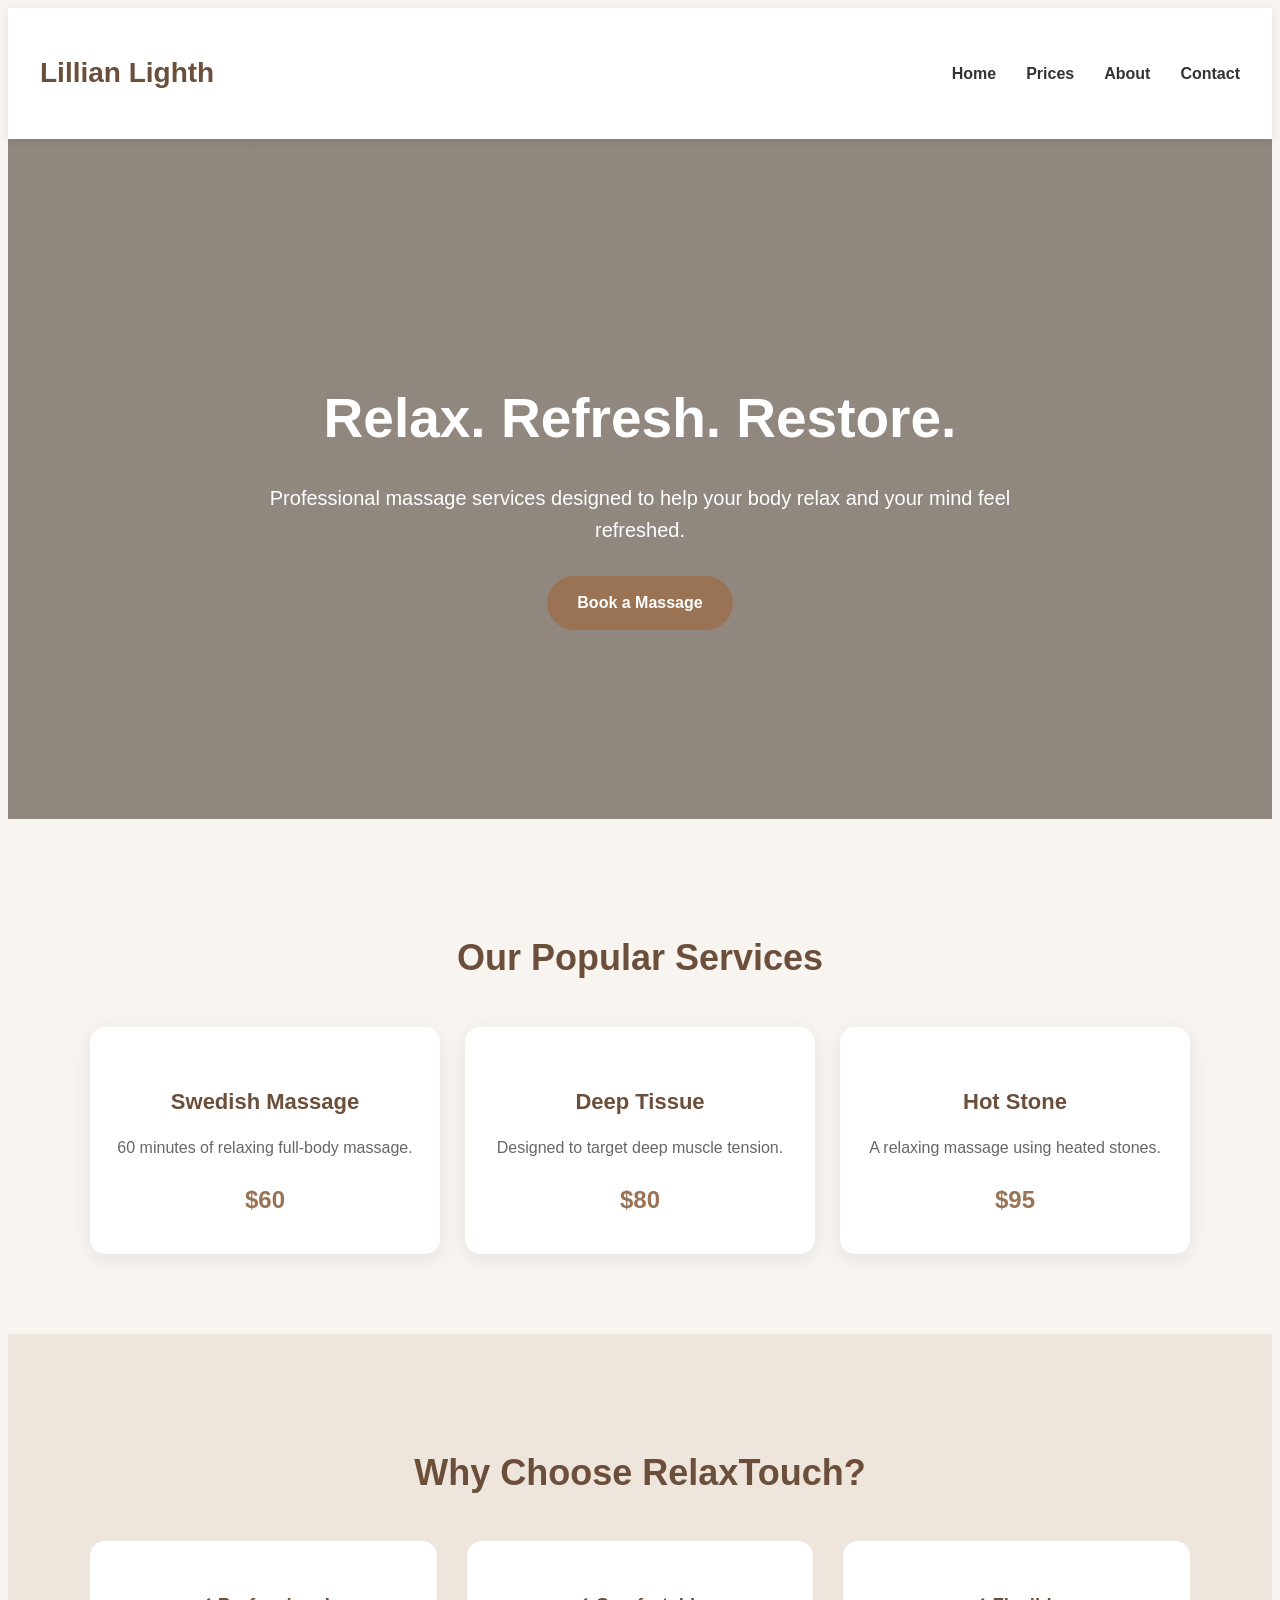
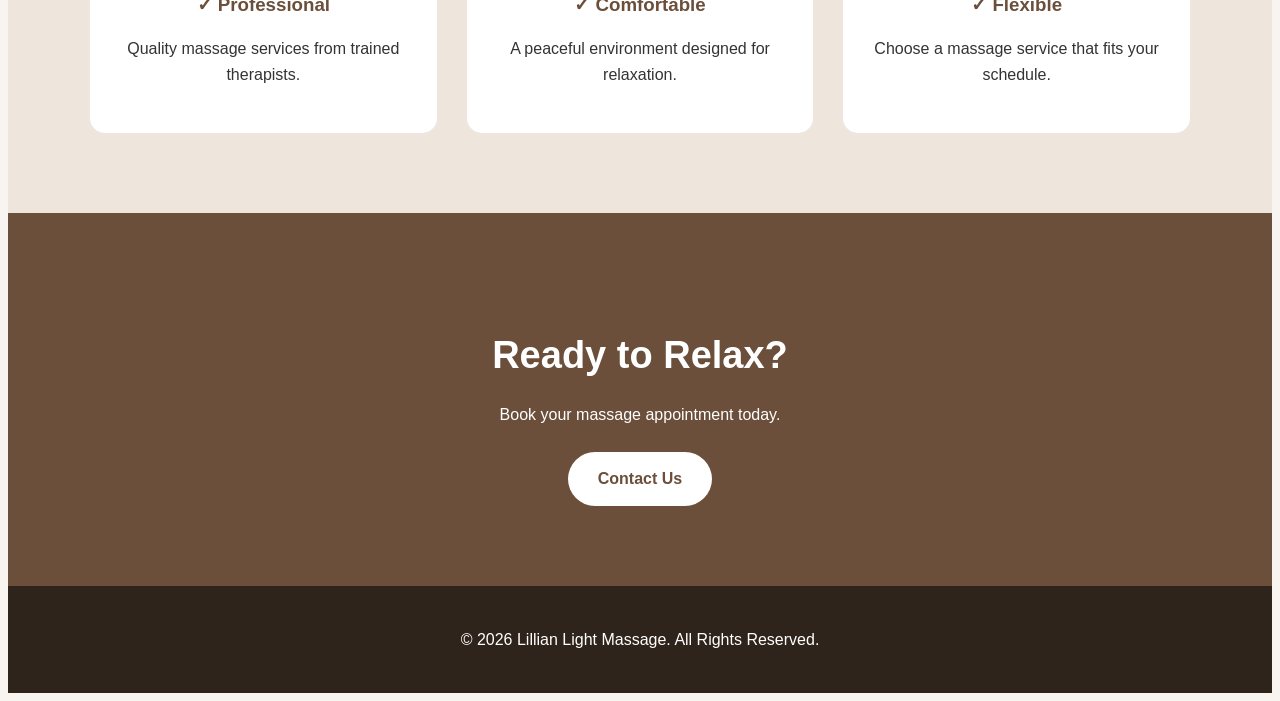
<file: index.html>
<!DOCTYPE html>
<html lang="en">
<head>
    <meta charset="UTF-8">
    <meta name="viewport" content="width=device-width, initial-scale=1.0">
    <title>RelaxTouch Massage</title>
    <link rel="stylesheet" href="style.css">
</head>

<body>

    <!-- Navigation -->
    <header>
        <nav class="navbar">
            <h1 class="logo"> Lillian Lighth</h1>

            <ul class="nav-links">
                <li><a href="index.html">Home</a></li>
                <li><a href="prices.html">Prices</a></li>
                <li><a href="about.html">About</a></li>
                <li><a href="contact.html">Contact</a></li>
            </ul>
        </nav>
    </header>

    <!-- Hero Section -->
    <section class="hero">
        <div class="hero-content">
            <h2>Relax. Refresh. Restore.</h2>

            <p>
                Professional massage services designed to help
                your body relax and your mind feel refreshed.
            </p>

            <a href="contact.html" class="btn">Book a Massage</a>
        </div>
    </section>

    <!-- Services -->
    <section class="services">
        <h2>Our Popular Services</h2>

        <div class="service-container">

            <div class="service-card">
                <h3>Swedish Massage</h3>
                <p>60 minutes of relaxing full-body massage.</p>
                <strong>$60</strong>
            </div>

            <div class="service-card">
                <h3>Deep Tissue</h3>
                <p>Designed to target deep muscle tension.</p>
                <strong>$80</strong>
            </div>

            <div class="service-card">
                <h3>Hot Stone</h3>
                <p>A relaxing massage using heated stones.</p>
                <strong>$95</strong>
            </div>

        </div>
    </section>

    <!-- Why Choose Us -->
    <section class="why-us">
        <h2>Why Choose RelaxTouch?</h2>

        <div class="features">
            <div>
                <h3>✓ Professional</h3>
                <p>Quality massage services from trained therapists.</p>
            </div>

            <div>
                <h3>✓ Comfortable</h3>
                <p>A peaceful environment designed for relaxation.</p>
            </div>

            <div>
                <h3>✓ Flexible</h3>
                <p>Choose a massage service that fits your schedule.</p>
            </div>
        </div>
    </section>

    <!-- Call to Action -->
    <section class="cta">
        <h2>Ready to Relax?</h2>
        <p>Book your massage appointment today.</p>
        <a href="contact.html" class="btn">Contact Us</a>
    </section>

    <!-- Footer -->
    <footer>
        <p>© 2026  Lillian Light Massage. All Rights Reserved.</p>
    </footer>

</body>
</html>
</file>
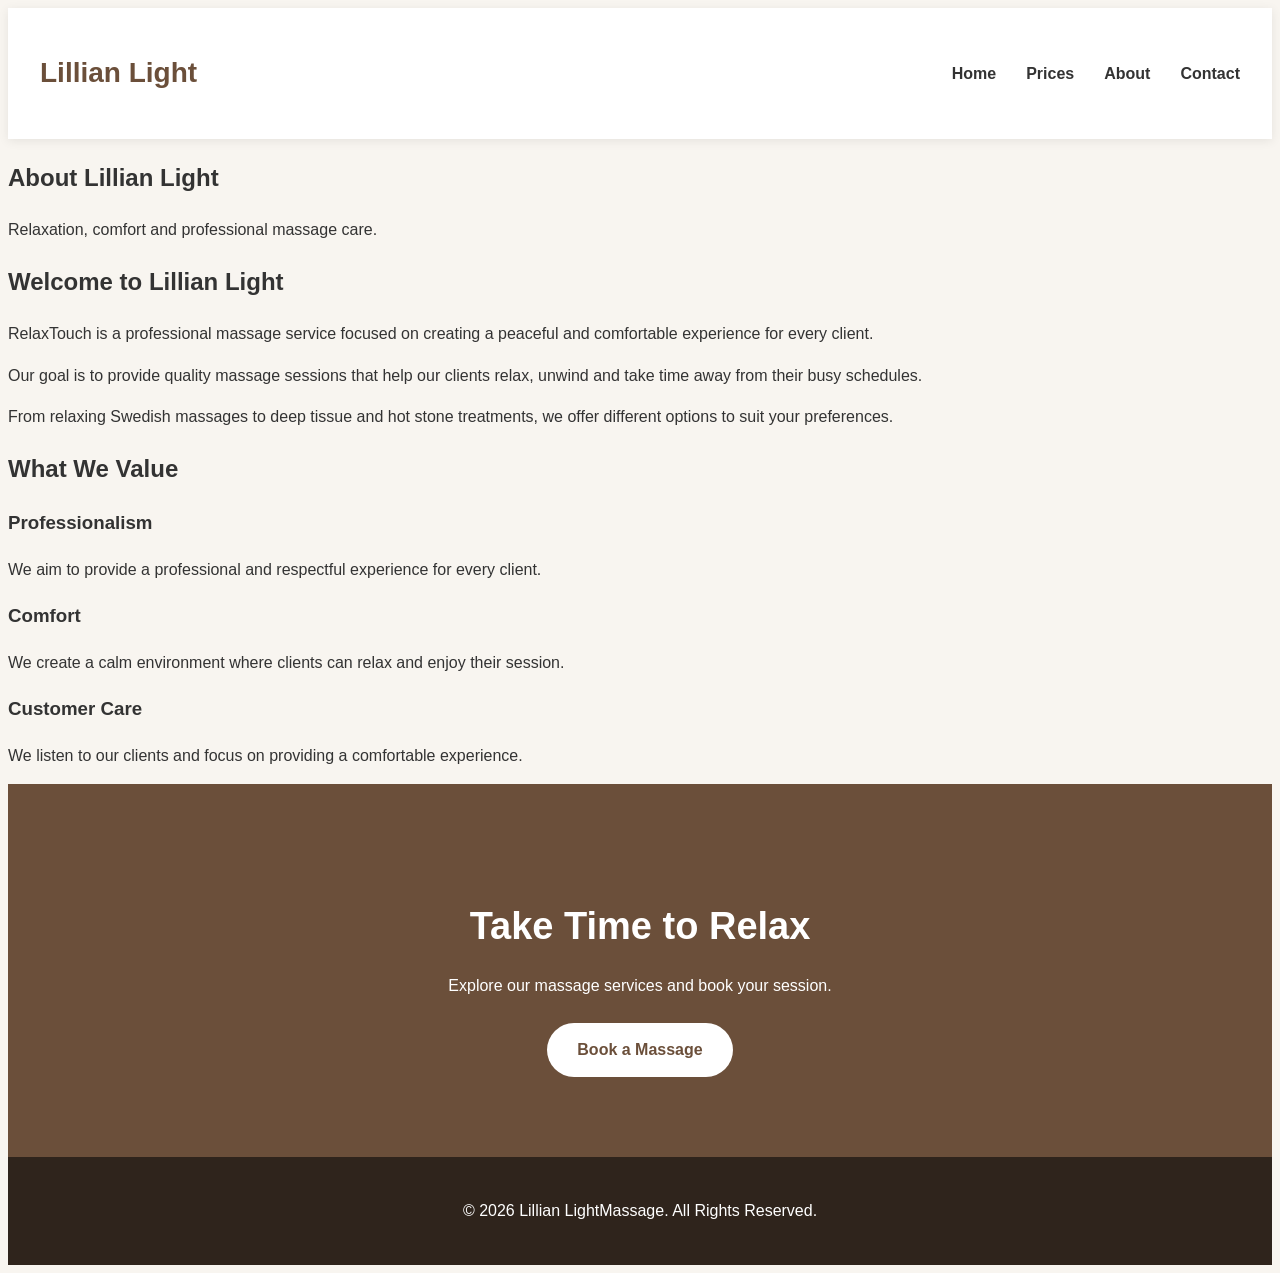
<file: about.html>
<!DOCTYPE html>
<html lang="en">
<head>
    <meta charset="UTF-8">
    <meta name="viewport" content="width=device-width, initial-scale=1.0">

    <title>About Us |Lillian Light </title>

    <link rel="stylesheet" href="style.css">
</head>

<body>

    <!-- Navigation -->
    <header>
        <nav class="navbar">

            <h1 class="logo">Lillian Light</h1>

            <ul class="nav-links">
                <li><a href="index.html">Home</a></li>
                <li><a href="prices.html">Prices</a></li>
                <li><a href="about.html">About</a></li>
                <li><a href="contact.html">Contact</a></li>
            </ul>

        </nav>
    </header>


    <!-- Page Header -->
    <section class="page-header">
        <h2>About  Lillian Light</h2>

        <p>
            Relaxation, comfort and professional massage care.
        </p>
    </section>


    <!-- About Section -->
    <section class="about-section">

        <div class="about-content">

            <div class="about-text">

                <h2>Welcome to  Lillian Light</h2>

                <p>
                    RelaxTouch is a professional massage service
                    focused on creating a peaceful and comfortable
                    experience for every client.
                </p>

                <p>
                    Our goal is to provide quality massage sessions
                    that help our clients relax, unwind and take
                    time away from their busy schedules.
                </p>

                <p>
                    From relaxing Swedish massages to deep tissue
                    and hot stone treatments, we offer different
                    options to suit your preferences.
                </p>

            </div>

        </div>

    </section>


    <!-- Our Values -->
    <section class="values">

        <h2>What We Value</h2>

        <div class="value-container">

            <div class="value-card">
                <h3>Professionalism</h3>

                <p>
                    We aim to provide a professional and respectful
                    experience for every client.
                </p>
            </div>


            <div class="value-card">
                <h3>Comfort</h3>

                <p>
                    We create a calm environment where clients
                    can relax and enjoy their session.
                </p>
            </div>


            <div class="value-card">
                <h3>Customer Care</h3>

                <p>
                    We listen to our clients and focus on providing
                    a comfortable experience.
                </p>
            </div>

        </div>

    </section>


    <!-- CTA -->
    <section class="cta">

        <h2>Take Time to Relax</h2>

        <p>
            Explore our massage services and book your session.
        </p>

        <a href="contact.html" class="btn">
            Book a Massage
        </a>

    </section>


    <!-- Footer -->
    <footer>
        <p>
            © 2026  Lillian LightMassage. All Rights Reserved.
        </p>
    </footer>

</body>
</html>
</file>
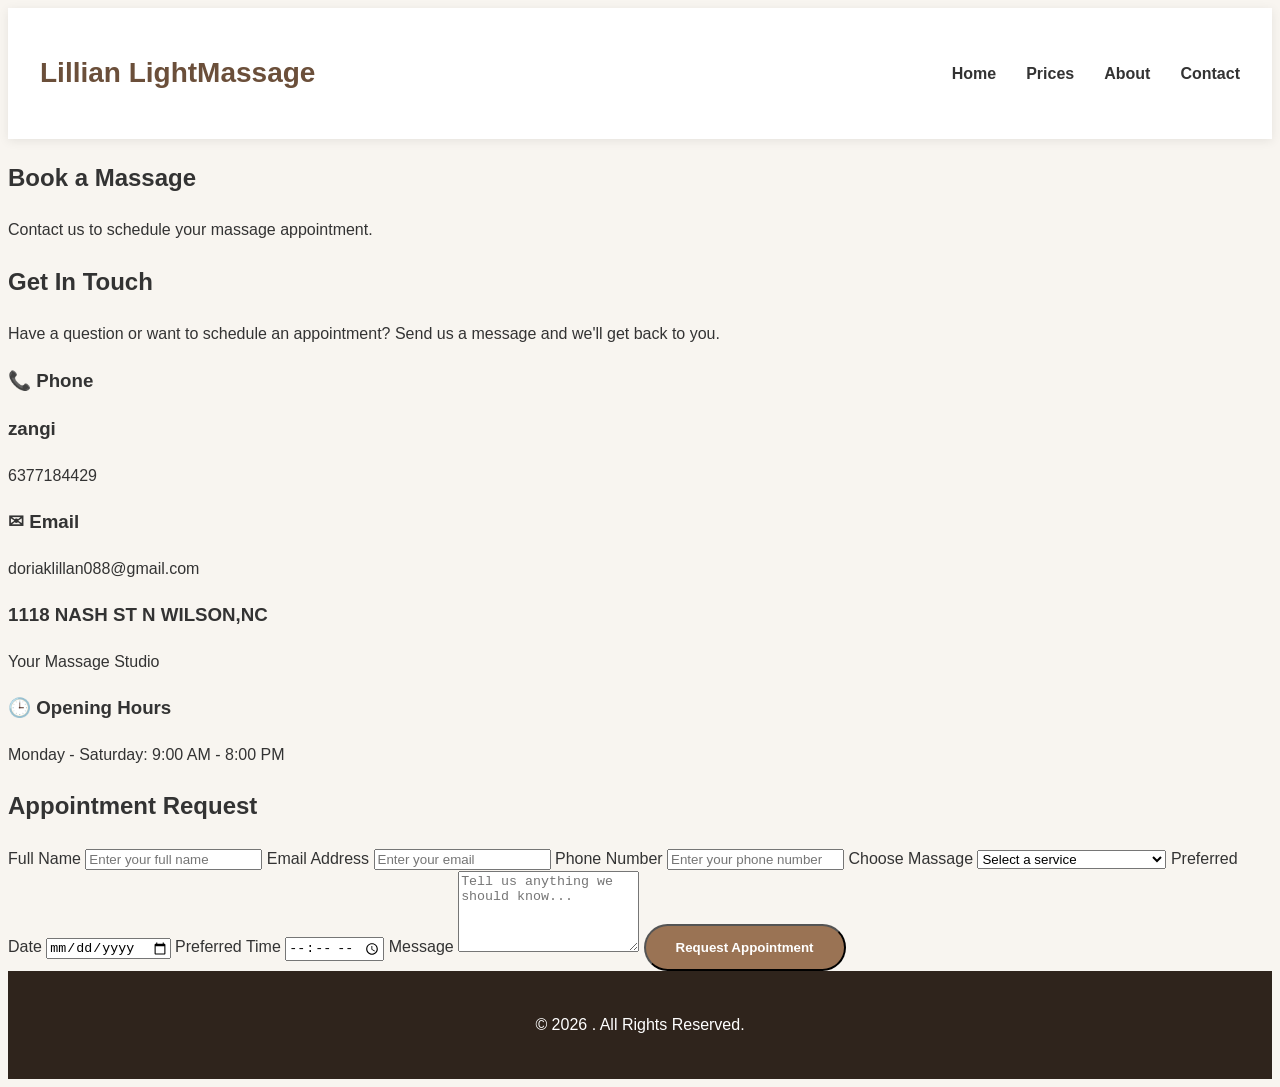
<file: contact.html>
<!DOCTYPE html>
<html lang="en">
<head>
    <meta charset="UTF-8">
    <meta name="viewport" content="width=device-width, initial-scale=1.0">

    <title>Contact |   Lillian LightMassage Massage</title>

    <link rel="stylesheet" href="style.css">
</head>

<body>

    <!-- Navigation -->
    <header>
        <nav class="navbar">

            <h1 class="logo">  Lillian LightMassage</h1>

            <ul class="nav-links">
                <li><a href="index.html">Home</a></li>
                <li><a href="prices.html">Prices</a></li>
                <li><a href="about.html">About</a></li>
                <li><a href="contact.html">Contact</a></li>
            </ul>

        </nav>
    </header>


    <!-- Page Header -->
    <section class="page-header">

        <h2>Book a Massage</h2>

        <p>
            Contact us to schedule your massage appointment.
        </p>

    </section>


    <!-- Contact Area -->
    <section class="contact-section">

        <!-- Contact Information -->
        <div class="contact-info">

            <h2>Get In Touch</h2>

            <p>
                Have a question or want to schedule an appointment?
                Send us a message and we'll get back to you.
            </p>

            <div class="contact-item">
                <h3>📞 Phone</h3>
                <h3> zangi</h3>
                <p>6377184429</p>
                
            </div>

            <div class="contact-item">
                <h3>✉ Email</h3>
                <p>doriaklillan088@gmail.com</p>
            </div>

            <div class="contact-item">
                <h3> 1118 NASH ST N WILSON,NC</h3>
                <p>Your Massage Studio</p>
            </div>

            <div class="contact-item">
                <h3>🕒 Opening Hours</h3>
                <p>Monday - Saturday: 9:00 AM - 8:00 PM</p>
            </div>

        </div>


        <!-- Booking Form -->
        <div class="contact-form">

            <h2>Appointment Request</h2>

            <form action="#" method="post">

                <label for="name">Full Name</label>

                <input
                    type="text"
                    id="name"
                    name="name"
                    placeholder="Enter your full name"
                    required
                >


                <label for="email">Email Address</label>

                <input
                    type="email"
                    id="email"
                    name="email"
                    placeholder="Enter your email"
                    required
                >


                <label for="phone">Phone Number</label>

                <input
                    type="tel"
                    id="phone"
                    name="phone"
                    placeholder="Enter your phone number"
                    required
                >


                <label for="service">Choose Massage</label>

                <select id="service" name="service" required>

                    <option value="">
                        Select a service
                    </option>

                    <option value="swedish">
                        Swedish Massage - $60
                    </option>

                    <option value="deep-tissue">
                        Deep Tissue Massage - $80
                    </option>

                    <option value="hot-stone">
                        Hot Stone Massage - $95
                    </option>

                    <option value="couples">
                        Couples Massage - $120
                    </option>

                    <option value="full-body">
                        Full Body Massage - $110
                    </option>

                    <option value="luxury">
                        Luxury Relaxation - $150
                    </option>

                </select>


                <label for="date">Preferred Date</label>

                <input
                    type="date"
                    id="date"
                    name="date"
                    required
                >


                <label for="time">Preferred Time</label>

                <input
                    type="time"
                    id="time"
                    name="time"
                    required
                >


                <label for="message">Message</label>

                <textarea
                    id="message"
                    name="message"
                    rows="5"
                    placeholder="Tell us anything we should know..."
                ></textarea>


                <button type="submit" class="btn">
                    Request Appointment
                </button>

            </form>

        </div>

    </section>


    <!-- Footer -->
    <footer>

        <p>
            © 2026  . All Rights Reserved.
        </p>

    </footer>

</body>
</html>
</file>
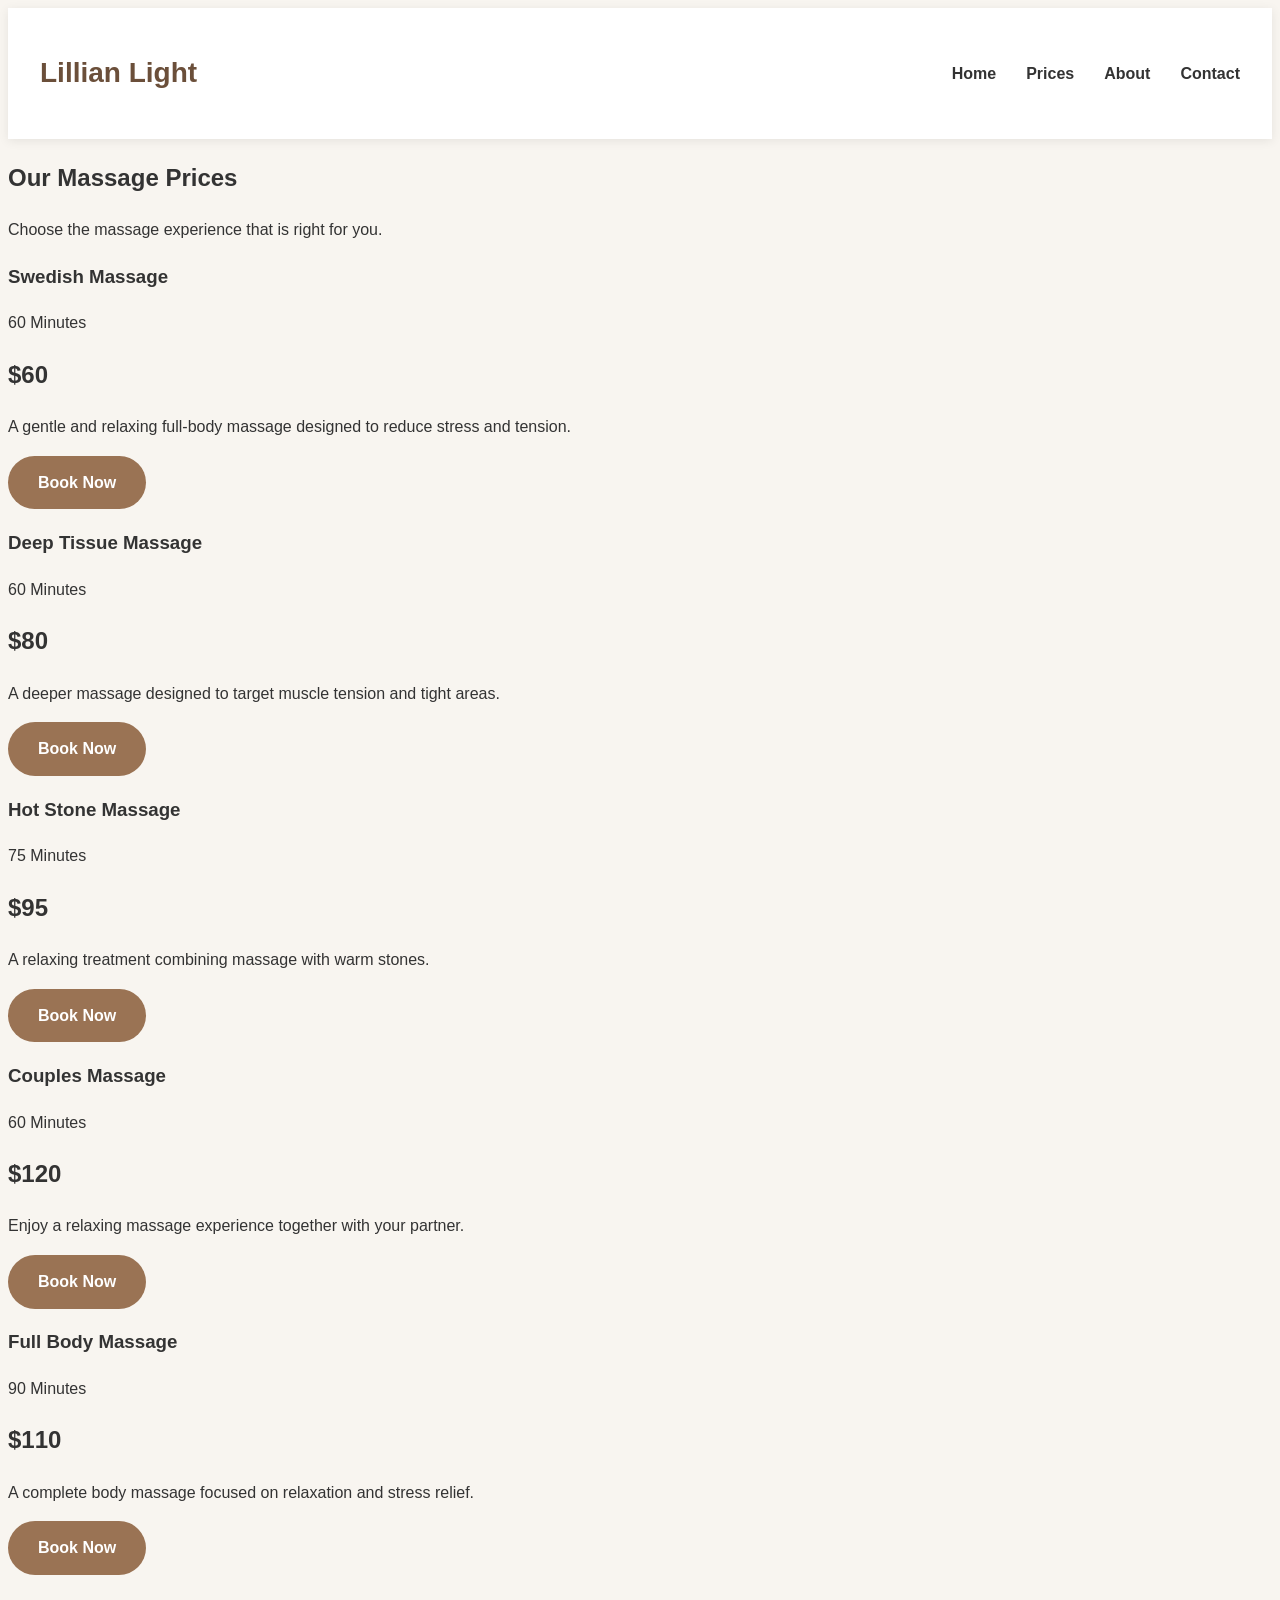
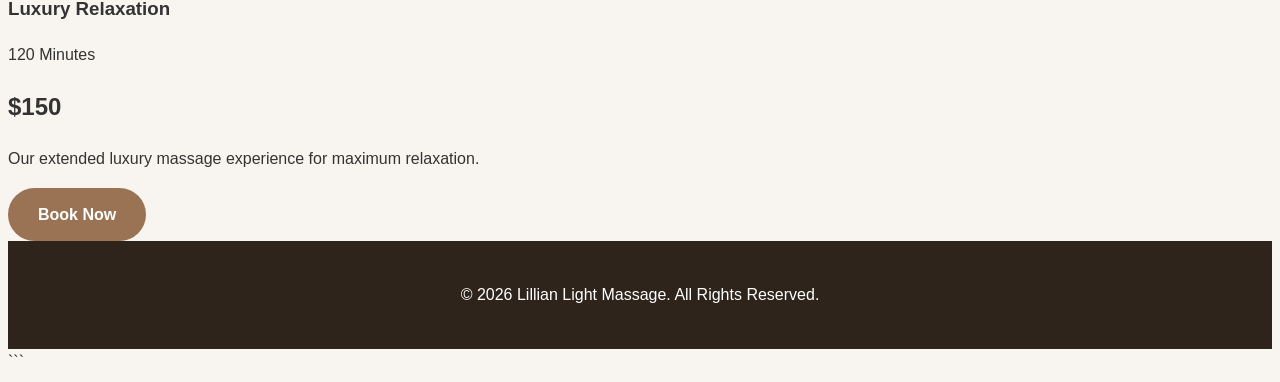
<file: prices.html>
<!DOCTYPE html>
<html lang="en">
<head>
    <meta charset="UTF-8">
    <meta name="viewport" content="width=device-width, initial-scale=1.0">

    <title>Prices | Lillian Light</title>

    <link rel="stylesheet" href="style.css">
</head>

<body>

    <!-- Navigation -->
    <header>
        <nav class="navbar">

            <h1 class="logo"> Lillian Light</h1>

            <ul class="nav-links">
                <li><a href="index.html">Home</a></li>
                <li><a href="prices.html">Prices</a></li>
                <li><a href="about.html">About</a></li>
                <li><a href="contact.html">Contact</a></li>
            </ul>

        </nav>
    </header>


    <!-- Page Header -->
    <section class="page-header">
        <h2>Our Massage Prices</h2>

        <p>
            Choose the massage experience that is right for you.
        </p>
    </section>


    <!-- Prices -->
    <section class="pricing">

        <div class="price-card">

            <h3>Swedish Massage</h3>

            <p class="duration">60 Minutes</p>

            <h2>$60</h2>

            <p>
                A gentle and relaxing full-body massage
                designed to reduce stress and tension.
            </p>

            <a href="contact.html" class="btn">
                Book Now
            </a>

        </div>


        <div class="price-card">

            <h3>Deep Tissue Massage</h3>

            <p class="duration">60 Minutes</p>

            <h2>$80</h2>

            <p>
                A deeper massage designed to target
                muscle tension and tight areas.
            </p>

            <a href="contact.html" class="btn">
                Book Now
            </a>

        </div>


        <div class="price-card">

            <h3>Hot Stone Massage</h3>

            <p class="duration">75 Minutes</p>

            <h2>$95</h2>

            <p>
                A relaxing treatment combining massage
                with warm stones.
            </p>

            <a href="contact.html" class="btn">
                Book Now
            </a>

        </div>


        <div class="price-card">

            <h3>Couples Massage</h3>

            <p class="duration">60 Minutes</p>

            <h2>$120</h2>

            <p>
                Enjoy a relaxing massage experience
                together with your partner.
            </p>

            <a href="contact.html" class="btn">
                Book Now
            </a>

        </div>


        <div class="price-card">

            <h3>Full Body Massage</h3>

            <p class="duration">90 Minutes</p>

            <h2>$110</h2>

            <p>
                A complete body massage focused on
                relaxation and stress relief.
            </p>

            <a href="contact.html" class="btn">
                Book Now
            </a>

        </div>


        <div class="price-card">

            <h3>Luxury Relaxation</h3>

            <p class="duration">120 Minutes</p>

            <h2>$150</h2>

            <p>
                Our extended luxury massage experience
                for maximum relaxation.
            </p>

            <a href="contact.html" class="btn">
                Book Now
            </a>

        </div>

    </section>


    <!-- Footer -->
    <footer>
        <p>
            © 2026  Lillian Light Massage. All Rights Reserved.
        </p>
    </footer>

</body>
</html>
```
</file>
<file: style.css>
```css
/* =========================
   GENERAL STYLES
========================= */

* {
    margin: 0;
    padding: 0;
    box-sizing: border-box;
}

body {
    font-family: Arial, sans-serif;
    line-height: 1.6;
    background: #f8f5f0;
    color: #333;
}

a {
    text-decoration: none;
}


/* =========================
   NAVIGATION
========================= */

header {
    background: #ffffff;
    box-shadow: 0 2px 10px rgba(0, 0, 0, 0.08);
    position: sticky;
    top: 0;
    z-index: 1000;
}

.navbar {
    max-width: 1200px;
    margin: auto;
    padding: 20px;
    display: flex;
    justify-content: space-between;
    align-items: center;
}

.logo {
    font-size: 28px;
    color: #6b4f3a;
}

.nav-links {
    display: flex;
    list-style: none;
    gap: 30px;
}

.nav-links a {
    color: #333;
    font-weight: bold;
    transition: 0.3s;
}

.nav-links a:hover {
    color: #9a7354;
}


/* =========================
   HERO
========================= */

.hero {
    min-height: 600px;
    display: flex;
    align-items: center;
    justify-content: center;
    text-align: center;
    padding: 40px 20px;

    background:
        linear-gradient(
            rgba(60, 45, 35, 0.55),
            rgba(60, 45, 35, 0.55)
        ),
        url("https://images.unsplash.com/photo-1544161515-4ab6ce6db874?auto=format&fit=crop&w=1600&q=80");

    background-size: cover;
    background-position: center;
}

.hero-content {
    max-width: 750px;
    color: white;
}

.hero h2 {
    font-size: 55px;
    margin-bottom: 20px;
}

.hero p {
    font-size: 20px;
    margin-bottom: 30px;
}


/* =========================
   BUTTON
========================= */

.btn {
    display: inline-block;
    background: #9a7354;
    color: white;
    padding: 14px 30px;
    border-radius: 30px;
    font-weight: bold;
    transition: 0.3s;
}

.btn:hover {
    background: #6b4f3a;
    transform: translateY(-2px);
}


/* =========================
   SERVICES
========================= */

.services {
    padding: 80px 20px;
    text-align: center;
}

.services h2,
.why-us h2 {
    font-size: 36px;
    margin-bottom: 40px;
    color: #6b4f3a;
}

.service-container {
    max-width: 1100px;
    margin: auto;
    display: grid;
    grid-template-columns: repeat(3, 1fr);
    gap: 25px;
}

.service-card {
    background: white;
    padding: 35px 25px;
    border-radius: 15px;
    box-shadow: 0 5px 20px rgba(0, 0, 0, 0.08);
    transition: 0.3s;
}

.service-card:hover {
    transform: translateY(-8px);
}

.service-card h3 {
    color: #6b4f3a;
    margin-bottom: 15px;
    font-size: 22px;
}

.service-card p {
    margin-bottom: 20px;
    color: #666;
}

.service-card strong {
    font-size: 24px;
    color: #9a7354;
}


/* =========================
   WHY US
========================= */

.why-us {
    background: #eee6dc;
    padding: 80px 20px;
    text-align: center;
}

.features {
    max-width: 1100px;
    margin: auto;
    display: grid;
    grid-template-columns: repeat(3, 1fr);
    gap: 30px;
}

.features div {
    background: white;
    padding: 30px;
    border-radius: 15px;
}

.features h3 {
    color: #6b4f3a;
    margin-bottom: 12px;
}


/* =========================
   CALL TO ACTION
========================= */

.cta {
    text-align: center;
    padding: 80px 20px;
    background: #6b4f3a;
    color: white;
}

.cta h2 {
    font-size: 38px;
    margin-bottom: 15px;
}

.cta p {
    margin-bottom: 25px;
}

.cta .btn {
    background: white;
    color: #6b4f3a;
}

.cta .btn:hover {
    background: #eee6dc;
}


/* =========================
   FOOTER
========================= */

footer {
    background: #2f241c;
    color: white;
    text-align: center;
    padding: 25px;
}


/* =========================
   MOBILE RESPONSIVE
========================= */

@media (max-width: 768px) {

    .navbar {
        flex-direction: column;
        gap: 15px;
    }

    .nav-links {
        gap: 15px;
        flex-wrap: wrap;
        justify-content: center;
    }

    .hero {
        min-height: 500px;
    }

    .hero h2 {
        font-size: 38px;
    }

    .hero p {
        font-size: 17px;
    }

    .service-container,
    .features {
        grid-template-columns: 1fr;
    }

    .services h2,
    .why-us h2 {
        font-size: 30px;
    }
}
</file>
